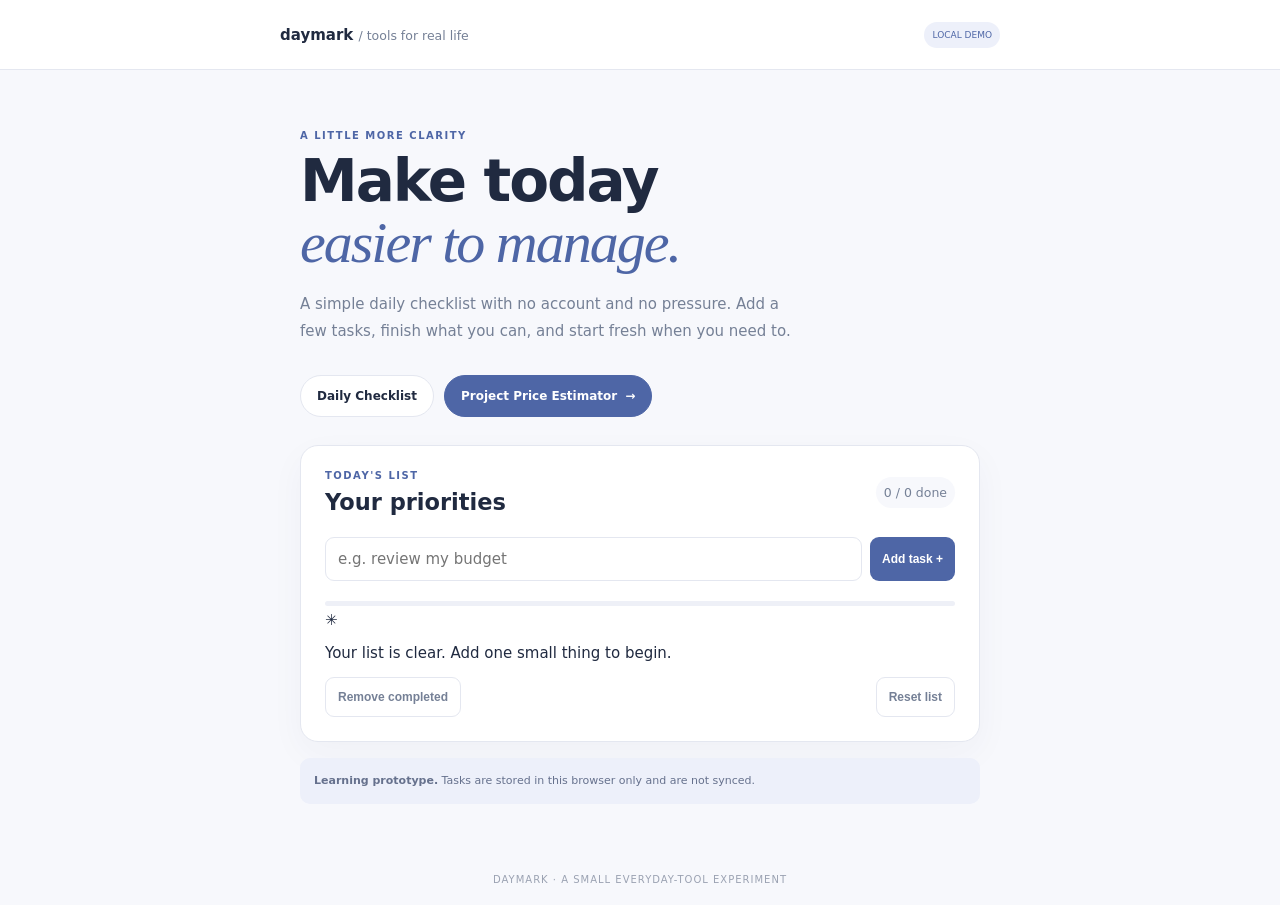
<file: index.html>
<!doctype html><html lang="en"><head><meta charset="utf-8"><meta name="viewport" content="width=device-width,initial-scale=1"><title>Daymark — Everyday Toolkit</title><link rel="stylesheet" href="style.css"><script src="app.js" defer></script></head><body><header><b>daymark <small>/ tools for real life</small></b><span>LOCAL DEMO</span></header><main>

<section class="welcome"><p> A LITTLE MORE CLARITY</p><h1>Make today<br><em>easier to manage.</em></h1><div>A simple daily checklist with no account and no pressure. Add a few tasks, finish what you can, and start fresh when you need to.</div></section><nav class="tool-navigation" aria-label="Everyday tools">
  <a class="tool-link tool-link-secondary" href="index.html">Daily Checklist</a>
  <a class="tool-link tool-link-primary" href="project-estimator.html">Project Price Estimator <span aria-hidden="true">→</span></a>
</nav><section class="tool"><div class="head"><div><p>TODAY'S LIST</p><h2>Your priorities</h2></div><small id="progress">0 / 0 done</small></div><form id="taskForm"><label class="sr" for="taskInput">Add a task</label><input id="taskInput" maxlength="100" placeholder="e.g. review my budget" required><button>Add task +</button></form><div class="track"><span id="bar"></span></div><ul id="taskList"></ul><div id="empty">✳<p>Your list is clear. Add one small thing to begin.</p></div><div class="actions"><button type="button" id="clearDone">Remove completed</button><button type="button" id="reset">Reset list</button></div></section><aside><b>Learning prototype.</b> Tasks are stored in this browser only and are not synced.</aside></main><footer>DAYMARK · A SMALL EVERYDAY-TOOL EXPERIMENT</footer></body></html>
</file>
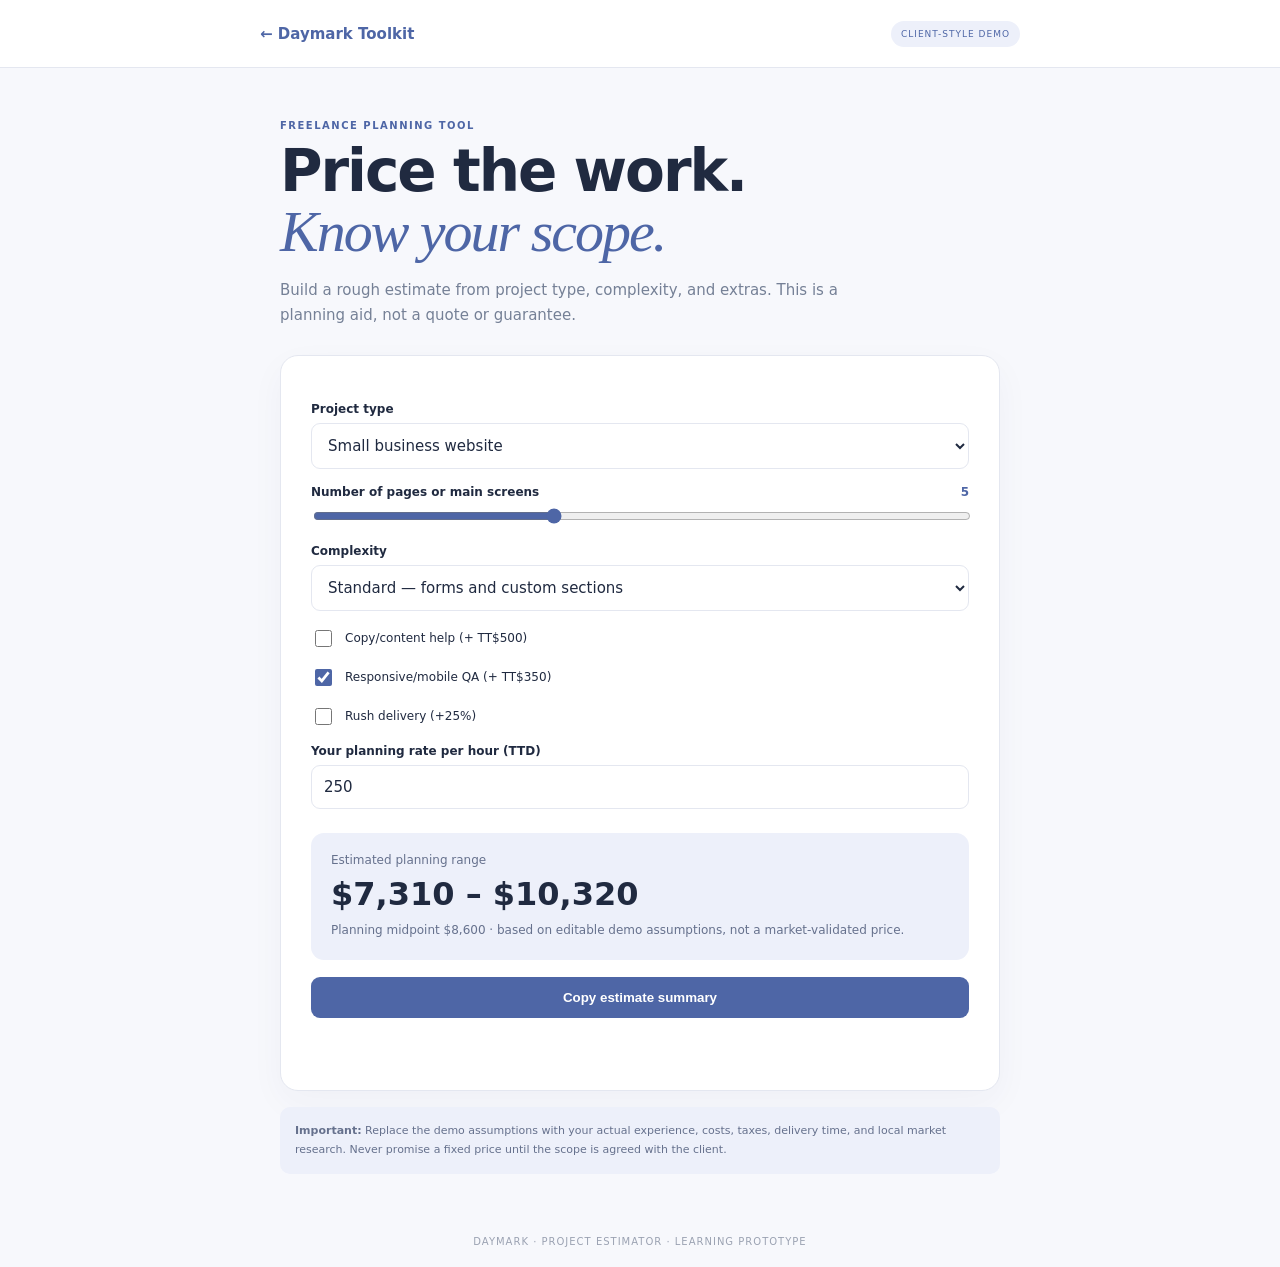
<file: project-estimator.html>
<!doctype html>
<html lang="en">
<head>
<meta charset="utf-8"><meta name="viewport" content="width=device-width,initial-scale=1">
<meta name="description" content="An editable project price estimator demo for freelance web work.">
<title>Project Price Estimator — Daymark Toolkit</title>
<link rel="stylesheet" href="estimator.css"><script src="estimator.js" defer></script>
</head>
<body>
<header><a href="index.html">← Daymark Toolkit</a><span>CLIENT-STYLE DEMO</span></header>
<main>
<section class="intro"><p class="eyebrow">FREELANCE PLANNING TOOL</p><h1>Price the work.<br><em>Know your scope.</em></h1><p>Build a rough estimate from project type, complexity, and extras. This is a planning aid, not a quote or guarantee.</p></section>
<section class="calculator">
<form id="estimateForm">
<label for="projectType">Project type</label>
<select id="projectType"><option value="2500">Single landing page</option><option value="5000" selected>Small business website</option><option value="8500">Portfolio / multi-page site</option><option value="12000">Interactive web app prototype</option></select>
<label for="pages">Number of pages or main screens <output id="pagesOut">5</output></label>
<input id="pages" type="range" min="1" max="12" value="5">
<label for="complexity">Complexity</label>
<select id="complexity"><option value="1">Basic — mostly informational</option><option value="1.25" selected>Standard — forms and custom sections</option><option value="1.6">Advanced — multiple interactions</option></select>
<label class="check"><input id="copy" type="checkbox"> Copy/content help (+ TT$500)</label>
<label class="check"><input id="responsive" type="checkbox" checked> Responsive/mobile QA (+ TT$350)</label>
<label class="check"><input id="rush" type="checkbox"> Rush delivery (+25%)</label>
<label for="rate">Your planning rate per hour (TTD)</label>
<input id="rate" type="number" min="50" step="25" value="250" required>
<div class="result"><span>Estimated planning range</span><strong id="estimate">TT$5,000 – TT$6,500</strong><small id="breakdown">Demo estimate only. Confirm scope, timeline, revisions, and expenses before quoting a client.</small></div>
<button type="submit">Copy estimate summary</button><p id="message" role="status"></p>
</form>
</section>
<aside><b>Important:</b> Replace the demo assumptions with your actual experience, costs, taxes, delivery time, and local market research. Never promise a fixed price until the scope is agreed with the client.</aside>
</main>
<footer>DAYMARK · PROJECT ESTIMATOR · LEARNING PROTOTYPE</footer>
</body></html>
</file>
<file: style.css>
:root{--ink:#202a40;--muted:#758096;--blue:#4e66a6;--pale:#edf0fa;--paper:#f7f8fc;--line:#e4e7f0}*{box-sizing:border-box}body{margin:0;background:var(--paper);color:var(--ink);font:15px system-ui,sans-serif}header{height:70px;padding:0 max(18px,calc((100% - 720px)/2));display:flex;align-items:center;justify-content:space-between;background:white;border-bottom:1px solid var(--line)}header small{font-weight:400;color:var(--muted)}header span{font-size:9px;color:var(--blue);background:var(--pale);padding:8px;border-radius:20px}main{max-width:720px;margin:auto;padding:50px 20px}.welcome>p,.head p{font-size:10px;letter-spacing:1.5px;color:var(--blue);font-weight:900}.welcome h1{font-size:clamp(38px,7vw,58px);letter-spacing:-2px;line-height:1.05;margin:0}.welcome h1 em{font-family:Georgia,serif;color:var(--blue);font-weight:500}.welcome>div{color:var(--muted);line-height:1.8;max-width:500px;margin:17px 0 30px}.tool{background:white;border:1px solid var(--line);border-radius:18px;padding:24px;box-shadow:0 12px 35px #273c6c0a}.head{display:flex;justify-content:space-between;align-items:center}.head p{margin:0 0 8px}.head h2{margin:0}.head small{background:var(--paper);padding:8px;border-radius:20px;color:var(--muted)}form{display:flex;gap:8px;margin-top:22px}input{flex:1;min-width:0;border:1px solid var(--line);border-radius:9px;padding:12px;font:inherit}button{border:0;border-radius:9px;background:var(--blue);color:white;font-size:12px;font-weight:700;padding:12px;cursor:pointer}.track{height:5px;background:#eef0f7;border-radius:9px;margin:20px 0 5px;overflow:hidden}.track span{display:block;width:0;height:100%;background:var(--blue)}ul{list-style:none;margin:0;padding:0}.task{display:flex;align-items:center;gap:10px;border-bottom:1px solid #eff0f6;padding:13px 0}.task input{flex:none;accent-color:var(--blue)}.task span{flex:1;overflow-wrap:anywhere;font-size:13px}.task.done span{text-decoration:line-through;color:#98a0b1}.task button{background:transparent;color:#9aa2b1;font-size:18px;padding:4px}.empty{text-align:center;padding:22px;color:var(--muted)}.empty p{font-size:12px}.actions{display:flex;justify-content:space-between;margin-top:15px}.actions button{background:white;color:var(--muted);border:1px solid var(--line)}aside{margin-top:16px;background:var(--pale);padding:14px;border-radius:10px;font-size:11px;line-height:1.7;color:#66718d}footer{text-align:center;color:#9ba2b2;font-size:10px;letter-spacing:1px;padding:20px}.sr{position:absolute;left:-9999px}@media(max-width:520px){main{padding-top:30px}.tool{padding:17px}form{flex-direction:column}form button{padding:13px}}

/* Navigation between the everyday tools */
.tool-navigation {
  display: flex;
  flex-wrap: wrap;
  align-items: center;
  gap: 10px;
  margin: 0 0 28px;
}
.tool-navigation .tool-link {
  display: inline-flex;
  align-items: center;
  justify-content: center;
  gap: 8px;
  min-height: 42px;
  padding: 11px 16px;
  border: 1px solid var(--line);
  border-radius: 999px;
  font-size: 12px;
  font-weight: 750;
  line-height: 1.2;
  text-decoration: none;
  transition: transform 160ms ease, box-shadow 160ms ease, background 160ms ease;
}
.tool-navigation .tool-link:hover {
  transform: translateY(-1px);
  box-shadow: 0 5px 14px #273c6c12;
}
.tool-navigation .tool-link:focus-visible {
  outline: 3px solid #aab8ec;
  outline-offset: 3px;
}
.tool-navigation .tool-link-secondary {
  color: var(--ink);
  background: white;
}
.tool-navigation .tool-link-primary {
  color: white;
  background: var(--blue);
  border-color: var(--blue);
}
@media (max-width: 520px) {
  .tool-navigation { gap: 8px; margin-bottom: 24px; }
  .tool-navigation .tool-link { flex: 1 1 100%; }
}
</file>
<file: estimator.css>
:root{--ink:#202a40;--muted:#758096;--blue:#4e66a6;--pale:#edf0fa;--paper:#f7f8fc;--line:#e4e7f0}
*{box-sizing:border-box}body{margin:0;background:var(--paper);color:var(--ink);font:15px system-ui,sans-serif}
header{height:68px;background:#fff;border-bottom:1px solid var(--line);padding:0 max(18px,calc((100% - 760px)/2));display:flex;align-items:center;justify-content:space-between;gap:15px}
header a{color:var(--blue);font-weight:700;text-decoration:none}header span{font-size:9px;letter-spacing:1px;color:var(--blue);background:var(--pale);padding:8px 10px;border-radius:20px}
main{max-width:760px;margin:auto;padding:42px 20px}.eyebrow{font-size:10px;letter-spacing:1.5px;color:var(--blue);font-weight:900}
h1{font-size:clamp(38px,7vw,58px);letter-spacing:-2px;line-height:1.04;margin:8px 0}h1 em{font-family:Georgia,serif;color:var(--blue);font-weight:500}
.intro>p:last-child{color:var(--muted);line-height:1.7;max-width:560px;margin-bottom:26px}
.calculator{background:#fff;border:1px solid var(--line);border-radius:18px;padding:clamp(18px,4vw,30px);box-shadow:0 12px 35px #273c6c0a}
label{display:block;font-weight:700;font-size:12px;margin:16px 0 7px}select,input[type=number]{width:100%;border:1px solid var(--line);border-radius:9px;background:#fff;padding:12px;font:inherit;color:var(--ink)}
input[type=range]{width:100%;accent-color:var(--blue)}output{float:right;color:var(--blue)}.check{display:flex;align-items:center;gap:10px;font-weight:500}.check input{accent-color:var(--blue);width:17px;height:17px}
.result{margin-top:24px;padding:20px;background:var(--pale);border-radius:13px}.result span,.result small{display:block;color:#66718d;font-size:12px}.result strong{display:block;font-size:clamp(23px,5vw,32px);margin:8px 0;overflow-wrap:anywhere}.result small{line-height:1.6}
button{width:100%;margin-top:17px;background:var(--blue);color:#fff;border:0;border-radius:9px;padding:13px;font-weight:800;cursor:pointer}
#message{font-size:12px;color:var(--blue);min-height:18px}
aside{margin-top:16px;background:var(--pale);padding:15px;border-radius:10px;font-size:11px;line-height:1.7;color:#66718d}
footer{text-align:center;padding:20px;color:#9ba2b2;font-size:10px;letter-spacing:1px}
</file>
